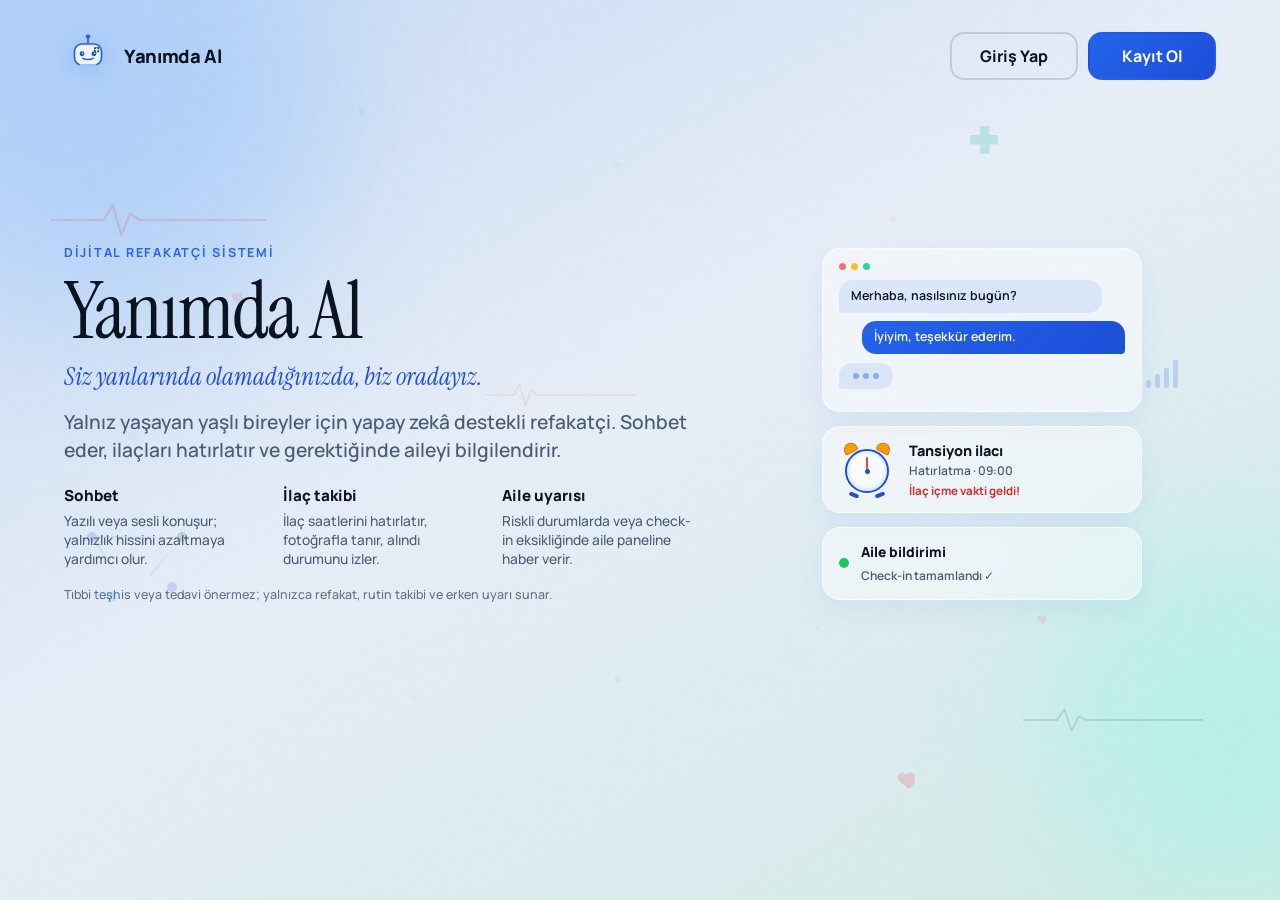
<file: frontend/index.html>
﻿<!DOCTYPE html>
<html lang="tr">
<head>
    <meta charset="UTF-8">
    <meta name="viewport" content="width=device-width, initial-scale=1.0">
    <title>Yanımda Al — Dijital Refakatçi</title>
    <link rel="preconnect" href="https://fonts.googleapis.com">
    <link rel="preconnect" href="https://fonts.gstatic.com" crossorigin>
    <link href="https://fonts.googleapis.com/css2?family=Manrope:wght@500;600;700;800&family=Instrument+Serif:ital@0;1&display=swap" rel="stylesheet">
    <link rel="stylesheet" href="onboarding.css?v=20260722o">
</head>
<body class="onboarding-page">
    <div class="ambient" aria-hidden="true">
        <span class="orb orb-a"></span>
        <span class="orb orb-b"></span>
        <span class="grain"></span>

        <!-- Arka plan: sağlık + teknoloji motifleri -->
        <div class="bg-motifs">
            <svg class="motif motif-ecg" viewBox="0 0 200 40" fill="none">
                <path d="M0 20 H40 L48 20 L56 6 L64 34 L72 14 L80 20 H200" stroke="currentColor" stroke-width="2" stroke-linecap="round" stroke-linejoin="round"/>
            </svg>
            <svg class="motif motif-ecg motif-ecg-b" viewBox="0 0 200 40" fill="none">
                <path d="M0 20 H30 L38 20 L46 8 L54 32 L62 16 L70 20 H200" stroke="currentColor" stroke-width="2" stroke-linecap="round" stroke-linejoin="round"/>
            </svg>
            <svg class="motif motif-ecg motif-ecg-c" viewBox="0 0 160 36" fill="none">
                <path d="M0 18 H24 L30 18 L36 6 L42 30 L48 12 L54 18 H160" stroke="currentColor" stroke-width="2" stroke-linecap="round" stroke-linejoin="round"/>
            </svg>
            <div class="motif motif-nodes">
                <span></span><span></span><span></span><span></span>
                <i></i><i></i><i></i>
            </div>
            <div class="motif motif-cross"></div>
            <div class="motif motif-signal"><i></i><i></i><i></i><i></i></div>
            <div class="motif motif-heart"></div>
            <div class="motif motif-heart motif-heart-b"></div>
            <div class="motif motif-heart motif-heart-c"></div>
            <div class="motif motif-dots">
                <i></i><i></i><i></i><i></i><i></i><i></i><i></i><i></i>
            </div>
        </div>
    </div>

    <div class="kiosk">
        <header class="kiosk-bar">
            <div class="kiosk-brand-lockup">
                <span class="robot-logo" aria-hidden="true">
                    <svg viewBox="0 0 64 64" fill="none" xmlns="http://www.w3.org/2000/svg">
                        <!-- antenna -->
                        <circle class="robot-antenna-tip" cx="32" cy="6" r="3" fill="#2563eb"/>
                        <path d="M32 9 V16" stroke="#2563eb" stroke-width="2.2" stroke-linecap="round"/>
                        <!-- head -->
                        <rect x="14" y="16" width="36" height="28" rx="10" fill="#eff6ff" stroke="#2563eb" stroke-width="2.2"/>
                        <!-- medical cross badge -->
                        <rect x="40" y="20" width="7" height="7" rx="1.5" fill="#0f766e"/>
                        <path d="M43.5 21.5 V25.5 M41.5 23.5 H45.5" stroke="#fff" stroke-width="1.4" stroke-linecap="round"/>
                        <!-- eyes -->
                        <circle class="robot-eye" cx="24" cy="29" r="3.2" fill="#1d4ed8"/>
                        <circle class="robot-eye" cx="40" cy="29" r="3.2" fill="#1d4ed8"/>
                        <circle cx="24.8" cy="28.2" r="1" fill="#fff"/>
                        <circle cx="40.8" cy="28.2" r="1" fill="#fff"/>
                        <!-- smile -->
                        <path d="M25 35c2.2 2.4 11.8 2.4 14 0" stroke="#2563eb" stroke-width="2" stroke-linecap="round"/>
                        <!-- body hint -->
                        <path d="M22 44 H42" stroke="#93c5fd" stroke-width="2.5" stroke-linecap="round"/>
                    </svg>
                </span>
                <span class="kiosk-logo">Yanımda Al</span>
            </div>
            <nav class="kiosk-actions" aria-label="Hesap">
                <a class="kiosk-btn kiosk-btn-ghost" href="login.html">Giriş Yap</a>
                <a class="kiosk-btn kiosk-btn-solid" href="register.html">Kayıt Ol</a>
            </nav>
        </header>

        <main class="kiosk-body">
            <div class="copy-col">
                <p class="eyebrow">Dijital refakatçi sistemi</p>
                <h1 class="brand">Yanımda&nbsp;Al</h1>
                <p class="slogan">Siz yanlarında olamadığınızda, biz oradayız.</p>
                <p class="lead">
                    Yalnız yaşayan yaşlı bireyler için yapay zekâ destekli refakatçi.
                    Sohbet eder, ilaçları hatırlatır ve gerektiğinde aileyi bilgilendirir.
                </p>

                <div class="explain" aria-label="Ne yapar?">
                    <div class="explain-item">
                        <strong>Sohbet</strong>
                        <span>Yazılı veya sesli konuşur; yalnızlık hissini azaltmaya yardımcı olur.</span>
                    </div>
                    <div class="explain-item">
                        <strong>İlaç takibi</strong>
                        <span>İlaç saatlerini hatırlatır, fotoğrafla tanır, alındı durumunu izler.</span>
                    </div>
                    <div class="explain-item">
                        <strong>Aile uyarısı</strong>
                        <span>Riskli durumlarda veya check-in eksikliğinde aile paneline haber verir.</span>
                    </div>
                </div>

                <p class="disclaimer">
                    Tıbbi teşhis veya tedavi önermez; yalnızca refakat, rutin takibi ve erken uyarı sunar.
                </p>
            </div>

            <aside class="live-col" aria-hidden="true">
                <div class="live-stack">
                    <div class="live-card live-chat">
                        <div class="live-dots"><i></i><i></i><i></i></div>
                        <div class="bubble bubble-in">Merhaba, nasılsınız bugün?</div>
                        <div class="bubble bubble-out">İyiyim, teşekkür ederim.</div>
                        <div class="bubble bubble-in typing">
                            <span></span><span></span><span></span>
                        </div>
                    </div>

                    <div class="live-card live-alarm">
                        <div class="alarm-clock">
                            <span class="alarm-bell left"></span>
                            <span class="alarm-bell right"></span>
                            <div class="alarm-face">
                                <span class="alarm-hand hour"></span>
                                <span class="alarm-hand minute"></span>
                                <span class="alarm-center"></span>
                            </div>
                            <span class="alarm-foot left"></span>
                            <span class="alarm-foot right"></span>
                        </div>
                        <div class="alarm-copy">
                            <strong>Tansiyon ilacı</strong>
                            <em>Hatırlatma · 09:00</em>
                            <p>İlaç içme vakti geldi!</p>
                        </div>
                    </div>

                    <div class="live-card live-alert">
                        <span class="alert-dot"></span>
                        <div>
                            <strong>Aile bildirimi</strong>
                            <em>Check-in tamamlandı ✓</em>
                        </div>
                    </div>
                </div>
            </aside>
        </main>
    </div>
</body>
</html>
</file>
<file: frontend/onboarding.css>
﻿/* Kiosk onboarding — robot logo, alarm ilaç, arka plan motifleri */

:root {
    --ink: #0b1220;
    --muted: #4a5d73;
    --blue: #2563eb;
    --blue-deep: #1d4ed8;
    --mint: #0f766e;
    --font: "Manrope", system-ui, sans-serif;
    --display: "Instrument Serif", Georgia, serif;
}

*,
*::before,
*::after {
    box-sizing: border-box;
    margin: 0;
    padding: 0;
}

html,
body.onboarding-page {
    width: 100%;
    height: 100%;
    overflow: hidden;
}

body.onboarding-page {
    font-family: var(--font);
    color: var(--ink);
    position: relative;
}

.ambient {
    position: fixed;
    inset: 0;
    z-index: 0;
    pointer-events: none;
    background: linear-gradient(150deg, #c5d9f5 0%, #e7eef8 45%, #d2ebe6 100%);
}

.orb {
    position: absolute;
    border-radius: 50%;
    filter: blur(72px);
    opacity: 0.48;
    animation: drift 18s ease-in-out infinite;
}

.orb-a {
    width: 48vmin;
    height: 48vmin;
    top: -12%;
    left: -8%;
    background: #93c5fd;
}

.orb-b {
    width: 40vmin;
    height: 40vmin;
    right: -10%;
    bottom: 0;
    background: #99f6e4;
    animation-delay: -8s;
}

.grain {
    position: absolute;
    inset: 0;
    opacity: 0.028;
    background-image: url("data:image/svg+xml,%3Csvg viewBox='0 0 200 200' xmlns='http://www.w3.org/2000/svg'%3E%3Cfilter id='n'%3E%3CfeTurbulence type='fractalNoise' baseFrequency='0.9' numOctaves='3' stitchTiles='stitch'/%3E%3C/filter%3E%3Crect width='100%25' height='100%25' filter='url(%23n)'/%3E%3C/svg%3E");
}

@keyframes drift {
    0%, 100% { transform: translate(0, 0); }
    50% { transform: translate(14px, -18px); }
}

/* —— Background health/tech motifs —— */
.bg-motifs {
    position: absolute;
    inset: 0;
    overflow: hidden;
}

.motif {
    position: absolute;
    opacity: 0.2;
}

.motif-ecg {
    width: 220px;
    color: #ef4444;
    top: 22%;
    left: 4%;
}

.motif-ecg path {
    stroke-dasharray: 240;
    animation: ecg-draw 2.8s linear infinite;
}

.motif-ecg-b {
    top: auto;
    bottom: 18%;
    left: auto;
    right: 6%;
    color: #0f766e;
    width: 180px;
    opacity: 0.18;
}

.motif-ecg-b path {
    animation-delay: -1.2s;
}

.motif-ecg-c {
    top: 42%;
    left: 38%;
    width: 150px;
    color: #f87171;
    opacity: 0.14;
}

.motif-ecg-c path {
    animation-delay: -0.6s;
}

.motif-nodes {
    width: 120px;
    height: 90px;
    top: 58%;
    left: 6%;
}

.motif-nodes span {
    position: absolute;
    width: 10px;
    height: 10px;
    border-radius: 50%;
    background: var(--blue);
    animation: node-pulse 2.4s ease-in-out infinite;
}

.motif-nodes span:nth-child(1) { top: 10px; left: 10px; }
.motif-nodes span:nth-child(2) { top: 10px; right: 10px; animation-delay: 0.3s; background: var(--mint); }
.motif-nodes span:nth-child(3) { bottom: 10px; left: 30px; animation-delay: 0.6s; background: #38bdf8; }
.motif-nodes span:nth-child(4) { bottom: 20px; right: 20px; animation-delay: 0.9s; }

.motif-nodes i {
    position: absolute;
    height: 2px;
    background: linear-gradient(90deg, rgba(37, 99, 235, 0.5), transparent);
    transform-origin: left center;
    animation: link-pulse 2.4s ease-in-out infinite;
}

.motif-nodes i:nth-of-type(1) {
    top: 14px;
    left: 20px;
    width: 70px;
}

.motif-nodes i:nth-of-type(2) {
    top: 18px;
    left: 18px;
    width: 40px;
    transform: rotate(55deg);
    animation-delay: 0.4s;
}

.motif-nodes i:nth-of-type(3) {
    top: 18px;
    right: 18px;
    width: 45px;
    transform: rotate(-50deg);
    transform-origin: right center;
    animation-delay: 0.7s;
}

.motif-cross {
    width: 28px;
    height: 28px;
    top: 14%;
    right: 22%;
    background:
        linear-gradient(#14b8a6, #14b8a6) center / 34% 100% no-repeat,
        linear-gradient(#14b8a6, #14b8a6) center / 100% 34% no-repeat;
    border-radius: 4px;
    animation: float-icon 8s ease-in-out infinite, cross-spin 14s linear infinite;
}

.motif-signal {
    display: flex;
    align-items: flex-end;
    gap: 4px;
    height: 28px;
    top: 40%;
    right: 8%;
}

.motif-signal i {
    width: 5px;
    border-radius: 2px;
    background: var(--blue);
    animation: signal 1.3s ease-in-out infinite;
}

.motif-signal i:nth-child(1) { height: 30%; }
.motif-signal i:nth-child(2) { height: 50%; animation-delay: 0.12s; }
.motif-signal i:nth-child(3) { height: 72%; animation-delay: 0.24s; }
.motif-signal i:nth-child(4) { height: 100%; animation-delay: 0.36s; }

.motif-heart {
    width: 26px;
    height: 26px;
    bottom: 12%;
    right: 28%;
    background: #ef4444;
    mask: url("data:image/svg+xml,%3Csvg xmlns='http://www.w3.org/2000/svg' viewBox='0 0 24 24'%3E%3Cpath fill='black' d='M12 21s-7-4.4-9.5-8.2C.4 9.6 2.1 6 5.6 6c1.9 0 3.2 1.1 4 2.2.8-1.1 2.1-2.2 4-2.2 3.5 0 5.2 3.6 3.1 6.8C19 16.6 12 21 12 21z'/%3E%3C/svg%3E") center / contain no-repeat;
    -webkit-mask: url("data:image/svg+xml,%3Csvg xmlns='http://www.w3.org/2000/svg' viewBox='0 0 24 24'%3E%3Cpath fill='black' d='M12 21s-7-4.4-9.5-8.2C.4 9.6 2.1 6 5.6 6c1.9 0 3.2 1.1 4 2.2.8-1.1 2.1-2.2 4-2.2 3.5 0 5.2 3.6 3.1 6.8C19 16.6 12 21 12 21z'/%3E%3C/svg%3E") center / contain no-repeat;
    animation: heart-scale 1.3s ease-in-out infinite, float-icon 10s ease-in-out infinite -3s;
}

.motif-heart-b {
    width: 18px;
    height: 18px;
    top: 32%;
    left: 18%;
    background: #f87171;
    mask: url("data:image/svg+xml,%3Csvg xmlns='http://www.w3.org/2000/svg' viewBox='0 0 24 24'%3E%3Cpath fill='black' d='M12 21s-7-4.4-9.5-8.2C.4 9.6 2.1 6 5.6 6c1.9 0 3.2 1.1 4 2.2.8-1.1 2.1-2.2 4-2.2 3.5 0 5.2 3.6 3.1 6.8C19 16.6 12 21 12 21z'/%3E%3C/svg%3E") center / contain no-repeat;
    -webkit-mask: url("data:image/svg+xml,%3Csvg xmlns='http://www.w3.org/2000/svg' viewBox='0 0 24 24'%3E%3Cpath fill='black' d='M12 21s-7-4.4-9.5-8.2C.4 9.6 2.1 6 5.6 6c1.9 0 3.2 1.1 4 2.2.8-1.1 2.1-2.2 4-2.2 3.5 0 5.2 3.6 3.1 6.8C19 16.6 12 21 12 21z'/%3E%3C/svg%3E") center / contain no-repeat;
    opacity: 0.18;
    animation: heart-scale 1.6s ease-in-out infinite 0.4s, float-icon 11s ease-in-out infinite -1s;
}

.motif-heart-c {
    width: 14px;
    height: 14px;
    top: 68%;
    right: 18%;
    background: #fb7185;
    mask: url("data:image/svg+xml,%3Csvg xmlns='http://www.w3.org/2000/svg' viewBox='0 0 24 24'%3E%3Cpath fill='black' d='M12 21s-7-4.4-9.5-8.2C.4 9.6 2.1 6 5.6 6c1.9 0 3.2 1.1 4 2.2.8-1.1 2.1-2.2 4-2.2 3.5 0 5.2 3.6 3.1 6.8C19 16.6 12 21 12 21z'/%3E%3C/svg%3E") center / contain no-repeat;
    -webkit-mask: url("data:image/svg+xml,%3Csvg xmlns='http://www.w3.org/2000/svg' viewBox='0 0 24 24'%3E%3Cpath fill='black' d='M12 21s-7-4.4-9.5-8.2C.4 9.6 2.1 6 5.6 6c1.9 0 3.2 1.1 4 2.2.8-1.1 2.1-2.2 4-2.2 3.5 0 5.2 3.6 3.1 6.8C19 16.6 12 21 12 21z'/%3E%3C/svg%3E") center / contain no-repeat;
    opacity: 0.16;
    animation: heart-scale 1.8s ease-in-out infinite 0.8s, float-icon 12s ease-in-out infinite -4s;
}

.motif-dots {
    position: absolute;
    inset: 0;
}

.motif-dots i {
    position: absolute;
    width: 7px;
    height: 7px;
    border-radius: 50%;
    background: var(--blue);
    opacity: 0.22;
    animation: dot-pulse 3.2s ease-in-out infinite;
}

.motif-dots i:nth-child(1) { top: 12%; left: 28%; }
.motif-dots i:nth-child(2) { top: 24%; right: 30%; background: #ef4444; animation-delay: 0.4s; }
.motif-dots i:nth-child(3) { top: 48%; left: 10%; background: var(--mint); animation-delay: 0.8s; width: 9px; height: 9px; }
.motif-dots i:nth-child(4) { top: 55%; right: 14%; animation-delay: 1.1s; }
.motif-dots i:nth-child(5) { bottom: 22%; left: 32%; background: #38bdf8; animation-delay: 1.4s; }
.motif-dots i:nth-child(6) { bottom: 30%; right: 36%; background: #f87171; animation-delay: 0.6s; width: 5px; height: 5px; }
.motif-dots i:nth-child(7) { top: 75%; left: 48%; animation-delay: 1.8s; }
.motif-dots i:nth-child(8) { top: 18%; left: 48%; background: var(--mint); animation-delay: 2s; width: 6px; height: 6px; }

/* —— Shell —— */
.kiosk {
    position: relative;
    z-index: 1;
    width: min(100vw, 1280px);
    height: min(100vh, 800px);
    margin: 0 auto;
    display: grid;
    grid-template-rows: auto 1fr;
    padding: clamp(20px, 3.5vh, 36px) clamp(28px, 5vw, 64px);
    overflow: hidden;
}

.kiosk-bar {
    display: flex;
    align-items: center;
    justify-content: space-between;
    gap: 16px;
    flex-shrink: 0;
    animation: rise 0.55s cubic-bezier(0.22, 1, 0.36, 1) both;
}

.kiosk-brand-lockup {
    display: flex;
    align-items: center;
    gap: 12px;
}

.robot-logo {
    display: grid;
    place-items: center;
    width: 48px;
    height: 48px;
    flex-shrink: 0;
}

.robot-logo svg {
    width: 100%;
    height: 100%;
    filter: drop-shadow(0 4px 10px rgba(37, 99, 235, 0.2));
}

.robot-eye {
    animation: blink 4.5s ease-in-out infinite;
    transform-origin: center;
}

.robot-antenna-tip {
    animation: antenna-blink 2s ease-in-out infinite;
}

.kiosk-logo {
    font-weight: 800;
    font-size: 1.15rem;
    letter-spacing: -0.02em;
}

.kiosk-actions {
    display: flex;
    align-items: center;
    gap: 10px;
}

.kiosk-btn {
    display: inline-flex;
    align-items: center;
    justify-content: center;
    min-height: 48px;
    min-width: 128px;
    padding: 0 22px;
    font-family: var(--font);
    font-size: 1rem;
    font-weight: 750;
    text-decoration: none;
    border-radius: 14px;
    border: 2px solid transparent;
    transition: transform 0.18s ease, background 0.18s ease, border-color 0.18s ease, color 0.18s ease, filter 0.18s ease;
    user-select: none;
}

.kiosk-btn-ghost {
    background: transparent;
    color: var(--ink);
    border-color: rgba(11, 18, 32, 0.14);
}

.kiosk-btn-ghost:hover {
    border-color: var(--blue);
    color: var(--blue);
    transform: translateY(-1px);
}

.kiosk-btn-solid {
    background: linear-gradient(135deg, var(--blue), var(--blue-deep));
    color: #fff;
}

.kiosk-btn-solid:hover {
    transform: translateY(-1px);
    filter: brightness(1.05);
}

.kiosk-btn:active {
    transform: translateY(0);
}

.kiosk-body {
    display: grid;
    grid-template-columns: 1.15fr 0.85fr;
    align-items: center;
    gap: clamp(24px, 4vw, 56px);
    min-height: 0;
    overflow: hidden;
}

.copy-col {
    min-width: 0;
    max-width: 640px;
    animation: rise 0.7s cubic-bezier(0.22, 1, 0.36, 1) 0.08s both;
}

.eyebrow {
    font-size: 0.78rem;
    font-weight: 700;
    letter-spacing: 0.14em;
    text-transform: uppercase;
    color: var(--blue);
    margin-bottom: 0.75rem;
}

.brand {
    font-family: var(--display);
    font-weight: 400;
    font-size: clamp(3rem, 6.5vw, 5rem);
    line-height: 0.95;
    letter-spacing: -0.02em;
    margin-bottom: 0.65rem;
}

.slogan {
    font-family: var(--display);
    font-style: italic;
    font-size: clamp(1.2rem, 2.2vw, 1.55rem);
    line-height: 1.35;
    color: var(--blue-deep);
    margin-bottom: 0.9rem;
    animation: slogan-glow 4.5s ease-in-out infinite;
}

.lead {
    font-size: clamp(1rem, 1.5vw, 1.2rem);
    font-weight: 550;
    line-height: 1.5;
    color: var(--muted);
    max-width: 38em;
    margin-bottom: 1.25rem;
}

.explain {
    display: grid;
    gap: 0.85rem 1.5rem;
    margin-bottom: 1.1rem;
}

@media (min-width: 900px) {
    .explain {
        grid-template-columns: repeat(3, 1fr);
    }
}

.explain-item {
    display: flex;
    flex-direction: column;
    gap: 0.3rem;
    min-width: 0;
}

.explain-item strong {
    font-size: 0.95rem;
    font-weight: 800;
    color: var(--ink);
}

.explain-item span {
    font-size: 0.86rem;
    font-weight: 500;
    line-height: 1.4;
    color: var(--muted);
}

.disclaimer {
    font-size: 0.78rem;
    font-weight: 500;
    line-height: 1.4;
    color: var(--muted);
    opacity: 0.85;
}

/* —— Right live cards —— */
.live-col {
    display: flex;
    justify-content: center;
    align-items: center;
    min-height: 0;
    height: 100%;
    animation: rise 0.75s cubic-bezier(0.22, 1, 0.36, 1) 0.18s both;
}

.live-stack {
    width: min(100%, 320px);
    display: flex;
    flex-direction: column;
    gap: 14px;
}

.live-card {
    border-radius: 18px;
    background: rgba(255, 255, 255, 0.45);
    border: 1px solid rgba(255, 255, 255, 0.55);
    backdrop-filter: blur(10px);
    -webkit-backdrop-filter: blur(10px);
    padding: 14px 16px;
    box-shadow: 0 10px 28px rgba(37, 99, 235, 0.08);
}

.live-chat {
    animation: float-y 5.5s ease-in-out infinite;
}

.live-dots {
    display: flex;
    gap: 5px;
    margin-bottom: 10px;
}

.live-dots i {
    width: 7px;
    height: 7px;
    border-radius: 50%;
    background: #cbd5e1;
}

.live-dots i:first-child { background: #f87171; }
.live-dots i:nth-child(2) { background: #fbbf24; }
.live-dots i:nth-child(3) { background: #34d399; }

.bubble {
    max-width: 92%;
    padding: 8px 12px;
    border-radius: 14px;
    font-size: 0.78rem;
    font-weight: 600;
    line-height: 1.35;
    margin-bottom: 8px;
    animation: bubble-in 0.55s cubic-bezier(0.22, 1, 0.36, 1) both;
}

.bubble-in {
    background: rgba(37, 99, 235, 0.1);
    color: var(--ink);
    border-bottom-left-radius: 4px;
}

.bubble-out {
    margin-left: auto;
    background: linear-gradient(135deg, var(--blue), var(--blue-deep));
    color: #fff;
    border-bottom-right-radius: 4px;
    animation-delay: 1.2s;
}

.bubble.typing {
    display: inline-flex;
    gap: 4px;
    align-items: center;
    width: fit-content;
    padding: 10px 14px;
    animation-delay: 2.4s;
}

.bubble.typing span {
    width: 6px;
    height: 6px;
    border-radius: 50%;
    background: var(--blue);
    opacity: 0.45;
    animation: typing 1.2s ease-in-out infinite;
}

.bubble.typing span:nth-child(2) { animation-delay: 0.15s; }
.bubble.typing span:nth-child(3) { animation-delay: 0.3s; }

/* Alarm clock medication reminder */
.live-alarm {
    display: flex;
    align-items: center;
    gap: 14px;
    animation: alarm-shake 2.8s ease-in-out infinite;
    transform-origin: center;
}

.alarm-clock {
    position: relative;
    width: 56px;
    height: 56px;
    flex-shrink: 0;
}

.alarm-face {
    position: absolute;
    inset: 8px 6px 4px;
    border-radius: 50%;
    background: linear-gradient(160deg, #fff 0%, #eff6ff 100%);
    border: 2.5px solid var(--blue-deep);
    box-shadow: inset 0 0 0 3px rgba(37, 99, 235, 0.08);
}

.alarm-hand {
    position: absolute;
    left: 50%;
    bottom: 50%;
    width: 2px;
    background: var(--blue-deep);
    transform-origin: bottom center;
    border-radius: 2px;
}

.alarm-hand.hour {
    height: 10px;
    margin-left: -1px;
    animation: hand-hour 8s linear infinite;
}

.alarm-hand.minute {
    height: 14px;
    margin-left: -1px;
    background: #ef4444;
    animation: hand-minute 2s linear infinite;
}

.alarm-center {
    position: absolute;
    top: 50%;
    left: 50%;
    width: 5px;
    height: 5px;
    margin: -2.5px 0 0 -2.5px;
    border-radius: 50%;
    background: var(--blue-deep);
}

.alarm-bell {
    position: absolute;
    top: 2px;
    width: 14px;
    height: 10px;
    border-radius: 8px 8px 2px 2px;
    background: #f59e0b;
    border: 1.5px solid #d97706;
}

.alarm-bell.left {
    left: 4px;
    transform: rotate(-28deg);
    animation: bell-ring-l 2.8s ease-in-out infinite;
}

.alarm-bell.right {
    right: 4px;
    transform: rotate(28deg);
    animation: bell-ring-r 2.8s ease-in-out infinite;
}

.alarm-foot {
    position: absolute;
    bottom: 0;
    width: 10px;
    height: 4px;
    border-radius: 2px;
    background: var(--blue-deep);
}

.alarm-foot.left { left: 10px; transform: rotate(20deg); }
.alarm-foot.right { right: 10px; transform: rotate(-20deg); }

.alarm-copy {
    min-width: 0;
}

.alarm-copy strong {
    display: block;
    font-size: 0.9rem;
    font-weight: 800;
}

.alarm-copy em {
    display: block;
    font-style: normal;
    font-size: 0.75rem;
    font-weight: 600;
    color: var(--muted);
    margin: 2px 0 4px;
}

.alarm-copy p {
    font-size: 0.72rem;
    font-weight: 700;
    color: #dc2626;
    animation: alarm-text 2.8s ease-in-out infinite;
}

.live-alert {
    display: flex;
    align-items: center;
    gap: 12px;
    animation: float-y 7s ease-in-out infinite 0.8s;
}

.alert-dot {
    width: 10px;
    height: 10px;
    border-radius: 50%;
    background: #22c55e;
    box-shadow: 0 0 0 0 rgba(34, 197, 94, 0.45);
    animation: ping 2.2s ease-out infinite;
    flex-shrink: 0;
}

.live-alert strong {
    display: block;
    font-size: 0.86rem;
    font-weight: 800;
    margin-bottom: 2px;
}

.live-alert em {
    font-style: normal;
    font-size: 0.75rem;
    font-weight: 600;
    color: var(--muted);
}

/* Keyframes */
@keyframes rise {
    from { opacity: 0; transform: translateY(14px); }
    to { opacity: 1; transform: translateY(0); }
}

@keyframes slogan-glow {
    0%, 100% { opacity: 1; }
    50% { opacity: 0.82; }
}

@keyframes float-y {
    0%, 100% { transform: translateY(0); }
    50% { transform: translateY(-6px); }
}

@keyframes float-icon {
    0%, 100% { transform: translateY(0); }
    50% { transform: translateY(-12px); }
}

@keyframes bubble-in {
    from { opacity: 0; transform: translateY(8px) scale(0.96); }
    to { opacity: 1; transform: translateY(0) scale(1); }
}

@keyframes typing {
    0%, 80%, 100% { transform: translateY(0); opacity: 0.35; }
    40% { transform: translateY(-3px); opacity: 1; }
}

@keyframes ping {
    0% { box-shadow: 0 0 0 0 rgba(34, 197, 94, 0.45); }
    70% { box-shadow: 0 0 0 10px rgba(34, 197, 94, 0); }
    100% { box-shadow: 0 0 0 0 rgba(34, 197, 94, 0); }
}

@keyframes ecg-draw {
    0% { stroke-dashoffset: 240; }
    45% { stroke-dashoffset: 0; }
    100% { stroke-dashoffset: -240; }
}

@keyframes heart-scale {
    0%, 100% { transform: scale(1); }
    20% { transform: scale(1.2); }
    40% { transform: scale(1); }
}

@keyframes cross-spin {
    from { transform: rotate(0deg); }
    to { transform: rotate(360deg); }
}

@keyframes chip-glow {
    0%, 100% { opacity: 0.55; }
    50% { opacity: 1; }
}

@keyframes signal {
    0%, 100% { opacity: 0.35; transform: scaleY(0.7); }
    50% { opacity: 1; transform: scaleY(1); }
}

@keyframes node-pulse {
    0%, 100% { transform: scale(1); opacity: 0.7; }
    50% { transform: scale(1.25); opacity: 1; }
}

@keyframes link-pulse {
    0%, 100% { opacity: 0.25; }
    50% { opacity: 0.7; }
}

@keyframes blink {
    0%, 92%, 100% { transform: scaleY(1); }
    96% { transform: scaleY(0.1); }
}

@keyframes antenna-blink {
    0%, 100% { opacity: 1; }
    50% { opacity: 0.35; }
}

@keyframes alarm-shake {
    0%, 70%, 100% { transform: rotate(0deg) translateX(0); }
    75% { transform: rotate(-1.8deg) translateX(-1.5px); }
    80% { transform: rotate(1.8deg) translateX(1.5px); }
    85% { transform: rotate(-1.2deg) translateX(-1px); }
    90% { transform: rotate(1.2deg) translateX(1px); }
    95% { transform: rotate(-0.6deg) translateX(0); }
}

@keyframes bell-ring-l {
    0%, 70%, 100% { transform: rotate(-28deg); }
    78% { transform: rotate(-36deg); }
    86% { transform: rotate(-24deg); }
}

@keyframes bell-ring-r {
    0%, 70%, 100% { transform: rotate(28deg); }
    78% { transform: rotate(36deg); }
    86% { transform: rotate(24deg); }
}

@keyframes alarm-text {
    0%, 70%, 100% { opacity: 1; }
    82% { opacity: 0.55; }
}

@keyframes hand-hour {
    to { transform: rotate(360deg); }
}

@keyframes hand-minute {
    to { transform: rotate(360deg); }
}

@keyframes dot-pulse {
    0%, 100% { transform: scale(1); opacity: 0.18; }
    50% { transform: scale(1.55); opacity: 0.4; }
}

@media (max-height: 700px) {
    .brand { font-size: clamp(2.5rem, 5.5vw, 3.6rem); }
    .slogan { font-size: 1.15rem; margin-bottom: 0.6rem; }
    .lead { font-size: 0.95rem; margin-bottom: 0.85rem; }
    .explain { margin-bottom: 0.75rem; gap: 0.6rem 1rem; }
    .live-stack { width: min(100%, 280px); gap: 10px; }
    .live-card { padding: 10px 12px; }
    .robot-logo { width: 40px; height: 40px; }
}

@media (max-width: 860px) {
    .kiosk-body {
        grid-template-columns: 1fr;
        justify-items: stretch;
    }

    .live-col {
        display: none;
    }
}

@media (max-width: 640px) {
    .kiosk {
        width: 100vw;
        height: 100vh;
        padding: 18px 20px;
    }

    .kiosk-actions { width: 100%; }
    .kiosk-btn { flex: 1; min-width: 0; }
    .explain { grid-template-columns: 1fr; }
}

@media (prefers-reduced-motion: reduce) {
    .orb,
    .motif,
    .motif-ecg path,
    .motif-cross,
    .motif-chip,
    .motif-signal i,
    .motif-heart,
    .motif-heart-b,
    .motif-heart-c,
    .motif-dots i,
    .motif-nodes span,
    .motif-nodes i,
    .slogan,
    .live-chat,
    .live-alarm,
    .live-alert,
    .bubble,
    .bubble.typing span,
    .alert-dot,
    .robot-eye,
    .robot-antenna-tip,
    .alarm-bell,
    .alarm-hand,
    .alarm-copy p,
    .kiosk-bar,
    .copy-col,
    .live-col {
        animation: none !important;
    }
}
</file>
